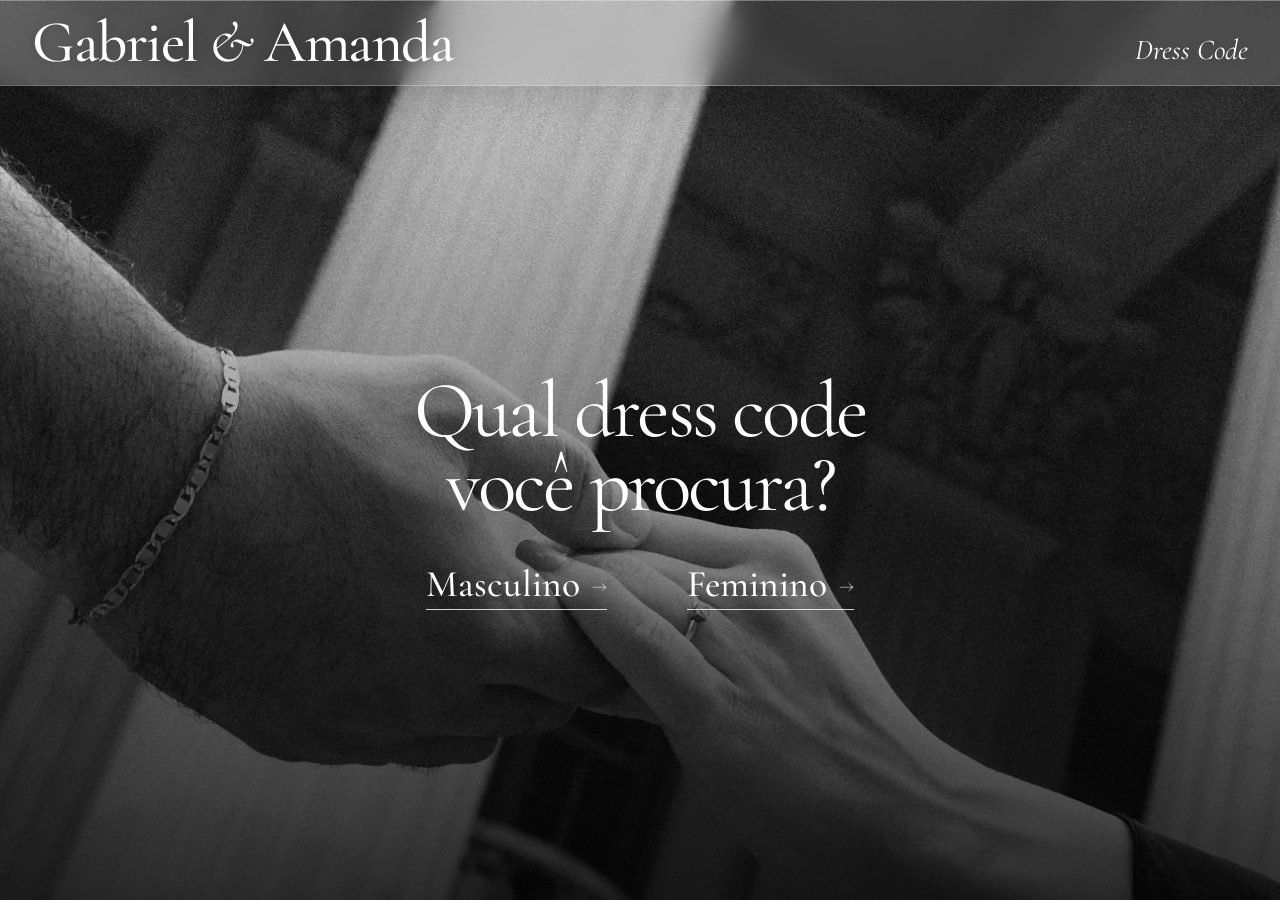
<file: index.html>
<!doctype html>
<html lang="pt-BR">
<head>
<meta charset="utf-8">
<meta name="viewport" content="width=device-width, initial-scale=1">
<meta name="robots" content="noindex, nofollow">
<meta name="description" content="Dress code do casamento de Gabriel e Amanda.">
<meta name="theme-color" content="#f7f7f4">
<title>Dress Code · Gabriel &amp; Amanda</title>
<link rel="preconnect" href="https://fonts.googleapis.com">
<link rel="preconnect" href="https://fonts.gstatic.com" crossorigin>
<link rel="stylesheet" href="https://fonts.googleapis.com/css2?family=Anton&family=Cormorant+Garamond:ital,wght@0,400;0,500;1,400&family=League+Gothic&family=Lora:ital@0;1&display=swap">
<link rel="stylesheet" href="assets/style.css">
</head>
<body class="home">
<main class="home-shell">
  <header class="home-header">
    <p class="home-names">Gabriel <span>&amp;</span> Amanda</p>
    <h1 class="home-title">Dress Code</h1>
  </header>

  <section class="home-hero" aria-labelledby="home-question">
    <div class="home-photo" role="img" aria-label="Gabriel e Amanda de mãos dadas"></div>

    <div class="home-content">
      <h2 id="home-question" class="home-question">Qual dress code você procura?</h2>

      <nav class="home-routes" aria-label="Escolha o dress code">
        <a href="masculino/">Masculino <span aria-hidden="true">→</span></a>
        <a href="feminino/">Feminino <span aria-hidden="true">→</span></a>
      </nav>
    </div>
  </section>
</main>
</body>
</html>
</file>
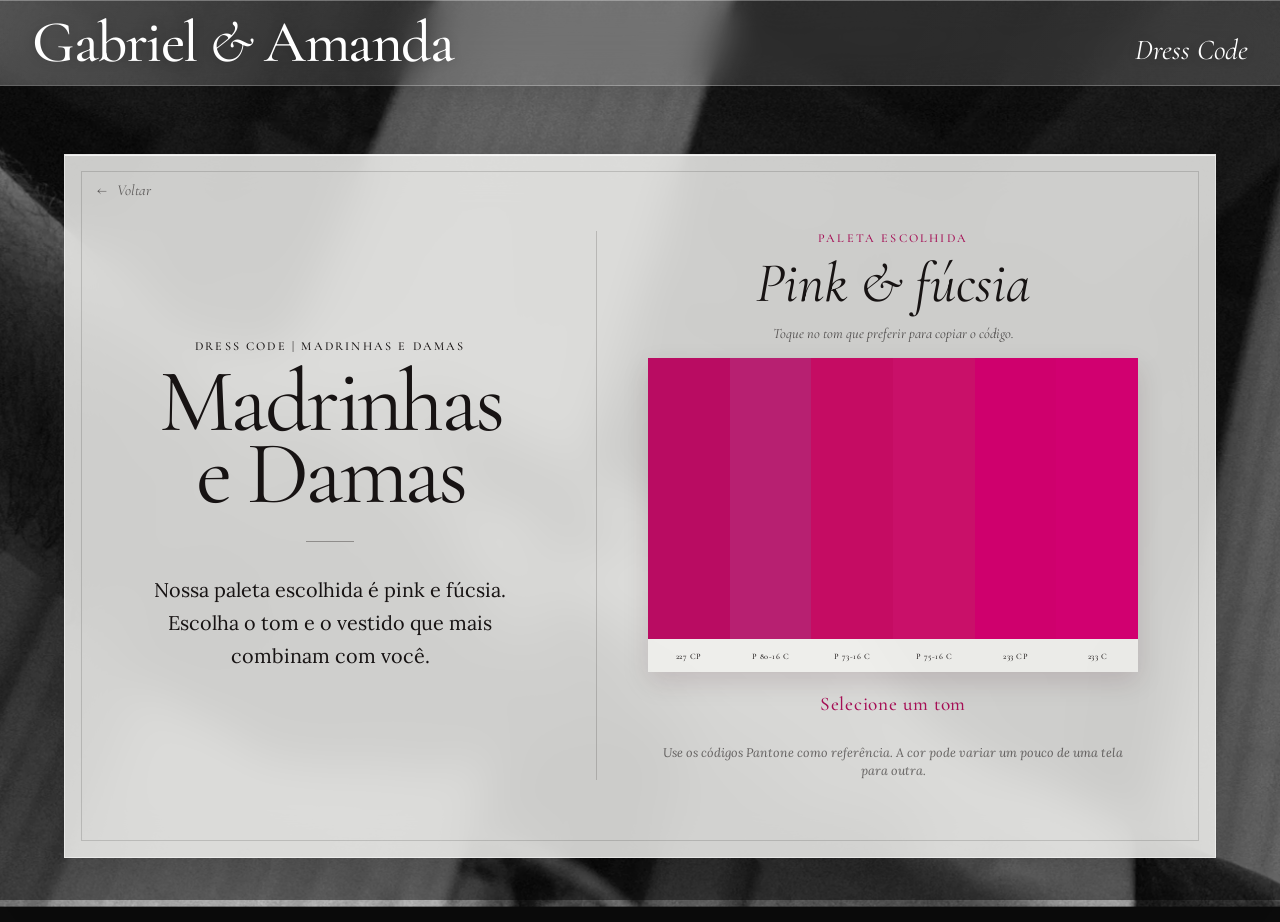
<file: feminino/index.html>
<!doctype html>
<html lang="pt-BR">
<head>
  <meta charset="utf-8"><meta name="viewport" content="width=device-width, initial-scale=1">
  <meta name="robots" content="noindex, nofollow">
  <meta name="description" content="Paleta e orientações para as madrinhas e damas do casamento de Gabriel e Amanda.">
  <meta name="theme-color" content="#282522"><title>Madrinhas e Damas · Gabriel &amp; Amanda</title>
  <link rel="preconnect" href="https://fonts.googleapis.com"><link rel="preconnect" href="https://fonts.gstatic.com" crossorigin>
  <link rel="stylesheet" href="https://fonts.googleapis.com/css2?family=Cormorant+Garamond:ital,wght@0,400;0,500;1,400&amp;family=Lora:ital@0;1&amp;display=swap">
  <link rel="stylesheet" href="../assets/guide.css">
</head>
<body>
  <header class="guide-header"><a class="guide-names" href="../">Gabriel <span>&amp;</span> Amanda</a><p class="guide-title">Dress Code</p></header>
  <main class="guide-stage">
    <div class="guide-photo" aria-hidden="true"></div>
    <article class="guide-card">
      <a class="guide-back" href="../"><span aria-hidden="true">←</span> Voltar</a>
      <div class="guide-copy">
        <p class="guide-kicker">Dress code | Madrinhas e Damas</p><h1>Madrinhas<br>e Damas</h1>
        <p class="guide-lead">Nossa paleta escolhida é pink e fúcsia. Escolha o tom e o vestido que mais combinam com você.</p>
      </div>
      <section class="guide-palette" aria-labelledby="palette-title">
        <div class="palette-heading"><p>Paleta escolhida</p><h2 id="palette-title">Pink &amp; fúcsia</h2></div>
        <p class="palette-instruction">Toque no tom que preferir para copiar o código.</p>
        <div class="swatches">
          <figure><button type="button" data-code="Pantone 227 CP" aria-label="Copiar Pantone 227 CP" style="--color:#b90c62"></button><figcaption>227 CP</figcaption></figure>
          <figure><button type="button" data-code="Pantone P 80-16 C" aria-label="Copiar Pantone P 80-16 C" style="--color:#b72071"></button><figcaption>P 80-16 C</figcaption></figure>
          <figure><button type="button" data-code="Pantone P 73-16 C" aria-label="Copiar Pantone P 73-16 C" style="--color:#c50c63"></button><figcaption>P 73-16 C</figcaption></figure>
          <figure><button type="button" data-code="Pantone P 75-16 C" aria-label="Copiar Pantone P 75-16 C" style="--color:#c91069"></button><figcaption>P 75-16 C</figcaption></figure>
          <figure><button type="button" data-code="Pantone 233 CP" aria-label="Copiar Pantone 233 CP" style="--color:#cf006d"></button><figcaption>233 CP</figcaption></figure>
          <figure><button type="button" data-code="Pantone 233 C" aria-label="Copiar Pantone 233 C" style="--color:#d10070"></button><figcaption>233 C</figcaption></figure>
        </div>
        <p class="palette-feedback" aria-live="polite">Selecione um tom</p>
        <p class="palette-note">Use os códigos Pantone como referência. A cor pode variar um pouco de uma tela para outra.</p>
      </section>
    </article>
  </main>
  <script>
    const feedback = document.querySelector('.palette-feedback');
    document.querySelectorAll('.swatches button').forEach((button) => {
      button.addEventListener('click', async () => {
        const code = button.dataset.code;
        try {
          await navigator.clipboard.writeText(code);
          feedback.textContent = `${code} copiado`;
        } catch {
          feedback.textContent = code;
        }
        document.querySelectorAll('.swatches button').forEach((item) => item.classList.remove('is-selected'));
        button.classList.add('is-selected');
      });
    });
  </script>
</body>
</html>
</file>
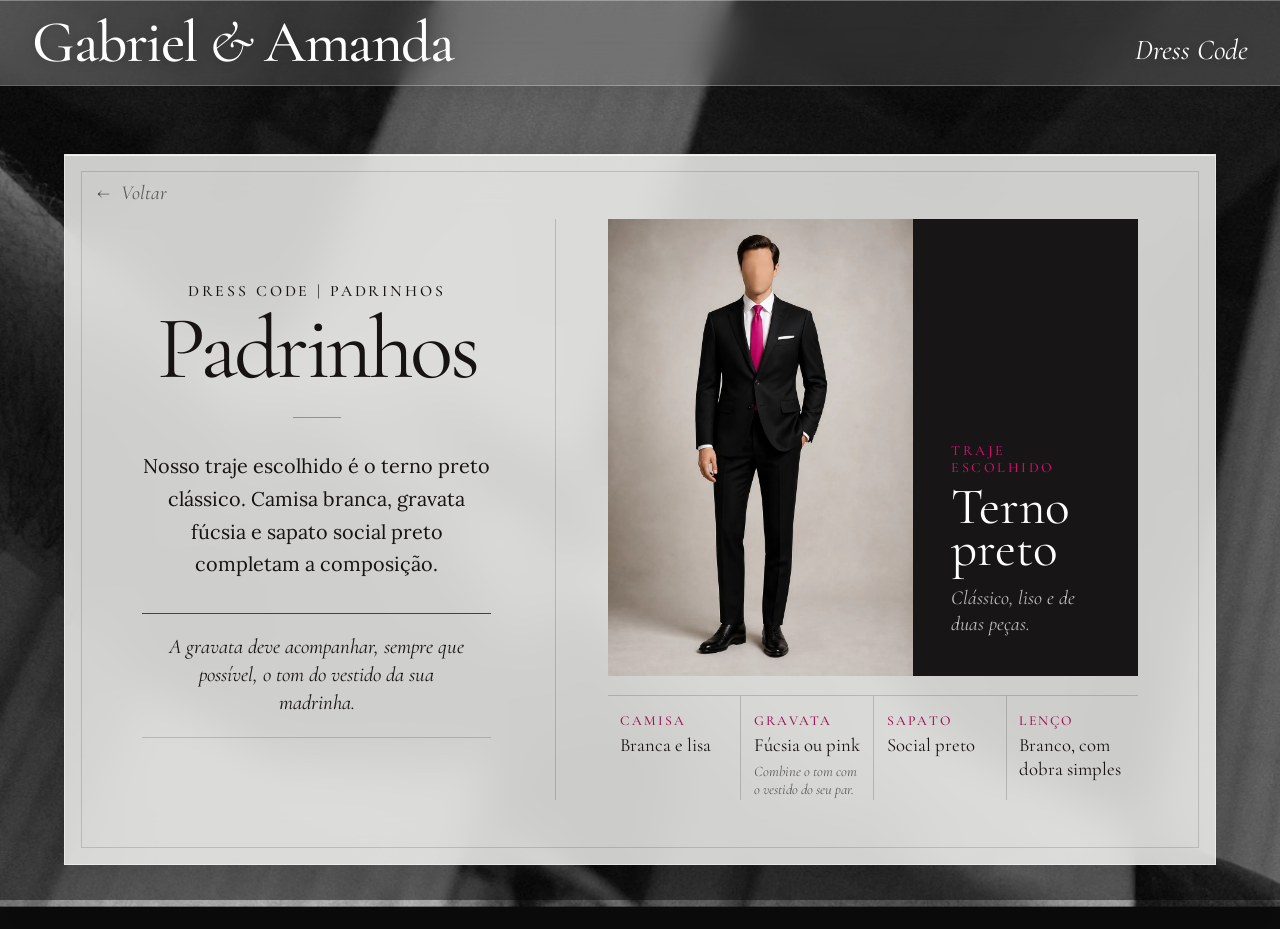
<file: masculino/index.html>
<!doctype html>
<html lang="pt-BR">
<head>
  <meta charset="utf-8"><meta name="viewport" content="width=device-width, initial-scale=1">
  <meta name="robots" content="noindex, nofollow">
  <meta name="description" content="Orientações de traje para os padrinhos do casamento de Gabriel e Amanda.">
  <meta name="theme-color" content="#282522"><title>Padrinhos · Gabriel &amp; Amanda</title>
  <link rel="preconnect" href="https://fonts.googleapis.com"><link rel="preconnect" href="https://fonts.gstatic.com" crossorigin>
  <link rel="stylesheet" href="https://fonts.googleapis.com/css2?family=Cormorant+Garamond:ital,wght@0,400;0,500;1,400&amp;family=Lora:ital@0;1&amp;display=swap">
  <link rel="stylesheet" href="../assets/guide.css">
</head>
<body class="grooms-page">
  <header class="guide-header"><a class="guide-names" href="../">Gabriel <span>&amp;</span> Amanda</a><p class="guide-title">Dress Code</p></header>
  <main class="guide-stage">
    <div class="guide-photo" aria-hidden="true"></div>
    <article class="guide-card grooms-card">
      <a class="guide-back" href="../"><span aria-hidden="true">←</span> Voltar</a>

      <div class="guide-copy grooms-copy">
        <p class="guide-kicker">Dress code | Padrinhos</p>
        <h1>Padrinhos</h1>
        <p class="guide-lead">Nosso traje escolhido é o terno preto clássico. Camisa branca, gravata fúcsia e sapato social preto completam a composição.</p>
        <aside class="tie-note">
          <p>A gravata deve acompanhar, sempre que possível, o tom do vestido da sua madrinha.</p>
        </aside>
      </div>

      <section class="outfit" aria-labelledby="outfit-title">
        <div class="outfit-visual">
          <img src="../assets/img/traje-padrinhos.webp" alt="Terno preto clássico com camisa branca, gravata fúcsia, lenço branco e sapato social preto">
          <div class="outfit-caption">
            <p>Traje escolhido</p>
            <h2 id="outfit-title">Terno preto</h2>
            <span>Clássico, liso e de duas peças.</span>
          </div>
        </div>

        <dl class="outfit-details">
          <div><dt>Camisa</dt><dd>Branca e lisa</dd></div>
          <div><dt>Gravata</dt><dd>Fúcsia ou pink<small>Combine o tom com o vestido do seu par.</small></dd></div>
          <div><dt>Sapato</dt><dd>Social preto</dd></div>
          <div><dt>Lenço</dt><dd>Branco, com dobra simples</dd></div>
        </dl>
      </section>
    </article>
  </main>
</body>
</html>
</file>
<file: assets/style.css>
/* The Wedding Times — Manual de Vestimenta
   Paleta e tipografia extraídas do convite original (CASAMENTO_.pdf). */

:root {
  /* Papel de jornal: levemente acinzentado, não creme quente. */
  --papel: #f2f1ec;
  --papel-bloco: #fbfaf7;
  --tinta: #101010;
  --tinta-forte: #000;
  --tinta-suave: #171717;
  --sepia: #231815;
  --fio: rgba(16, 16, 16, 0.22);

  --coluna: 34rem;
  --gutter: clamp(1.25rem, 5vw, 2rem);

  /* Fallbacks nativos escolhidos por proximidade de peso e largura, não por hábito:
     Impact segura a manchete se Anton falhar; Georgia segura o corpo se Lora falhar. */
  --serif: "Lora", Georgia, "Times New Roman", serif;
  --display: "Anton", Impact, "Haettenschweiler", "Arial Narrow", sans-serif;
  --condensada: "League Gothic", "Arial Narrow", "Roboto Condensed", sans-serif;
}

*,
*::before,
*::after {
  box-sizing: border-box;
}

html {
  color-scheme: light;
  -webkit-text-size-adjust: 100%;
}

body {
  margin: 0;
  padding: clamp(1.75rem, 7vw, 3rem) var(--gutter) 0;
  background: var(--papel);
  color: var(--tinta);
  font-family: var(--serif);
  font-size: 1rem;
  line-height: 1.65;
  text-rendering: optimizeLegibility;
  -webkit-font-smoothing: antialiased;
}

.folha {
  max-width: var(--coluna);
  margin: 0 auto;
  animation: entrada 0.45s ease-out both;
}

@keyframes entrada {
  from {
    opacity: 0;
    transform: translateY(6px);
  }
}

/* ---------- Cabeçalho do jornal ---------- */

.masthead {
  display: block;
  width: 100%;
  height: auto;
  margin: 0 auto;
}

/* Régua dupla: grossa em cima, fina embaixo. Assinatura de jornal impresso. */
.regua-dupla {
  height: 4px;
  margin: clamp(0.9rem, 3vw, 1.15rem) 0 0;
  border-top: 2.5px solid var(--tinta-forte);
  border-bottom: 1px solid var(--tinta-forte);
}

.regua {
  height: 0;
  margin: 0;
  border: 0;
  border-top: 1px solid var(--fio);
}

.cintilha {
  display: flex;
  flex-wrap: wrap;
  gap: 0.35rem 1rem;
  justify-content: space-between;
  align-items: baseline;
  padding: 0.55rem 0;
  border-bottom: 1px solid var(--tinta-forte);
  font-family: var(--condensada);
  font-size: 0.9rem;
  line-height: 1.2;
  letter-spacing: 0.16em;
  text-transform: uppercase;
  color: var(--tinta-suave);
}

.cintilha span:last-child {
  letter-spacing: 0.22em;
  white-space: nowrap;
}

/* ---------- Manchete ---------- */

.manchete {
  margin: clamp(1.5rem, 6vw, 2.25rem) 0 0;
  font-family: var(--display);
  font-weight: 400;
  font-size: clamp(2.7rem, 13.5vw, 4.25rem);
  line-height: 0.9;
  letter-spacing: -0.005em;
  text-transform: uppercase;
  color: var(--tinta-forte);
}

.deck {
  margin: 0.85rem 0 clamp(1.5rem, 6vw, 2rem);
  font-size: 1.0625rem;
  font-style: italic;
  color: var(--tinta-suave);
}

.olho {
  display: block;
  margin: 0 0 0.5rem;
  font-family: var(--condensada);
  font-size: 0.85rem;
  letter-spacing: 0.2em;
  text-transform: uppercase;
  color: var(--sepia);
}

/* ---------- Chamadas (índice do jornal) ---------- */

.indice {
  display: grid;
  gap: 0.85rem;
  margin: 0 0 clamp(2rem, 8vw, 3rem);
}

.chamada {
  display: block;
  padding: 1.15rem 1.25rem 1.05rem;
  background: var(--papel-bloco);
  border: 1px solid var(--tinta-forte);
  color: inherit;
  text-decoration: none;
  transition: background 0.18s ease, color 0.18s ease;
}

.chamada__caderno {
  display: block;
  font-family: var(--condensada);
  font-size: 0.8rem;
  letter-spacing: 0.22em;
  text-transform: uppercase;
  color: var(--sepia);
}

.chamada__titulo {
  margin: 0.3rem 0 0.55rem;
  font-family: var(--display);
  font-weight: 400;
  font-size: clamp(1.6rem, 7.5vw, 2.1rem);
  line-height: 0.98;
  letter-spacing: 0.005em;
  text-transform: uppercase;
  color: var(--tinta-forte);
}

.chamada__resumo {
  display: flex;
  gap: 1rem;
  justify-content: space-between;
  align-items: flex-end;
  margin: 0;
  padding-top: 0.6rem;
  border-top: 1px solid var(--fio);
  font-size: 0.9375rem;
  line-height: 1.45;
  color: var(--tinta-suave);
}

.chamada__seta {
  flex: none;
  font-family: var(--condensada);
  font-size: 1.25rem;
  line-height: 1;
}

/* Inversão de tinta: o único gesto vivo da página. */
.chamada:hover,
.chamada:focus-visible,
.chamada:active {
  background: var(--tinta-forte);
  color: var(--papel);
}

.chamada:hover .chamada__titulo,
.chamada:focus-visible .chamada__titulo,
.chamada:active .chamada__titulo,
.chamada:hover .chamada__caderno,
.chamada:focus-visible .chamada__caderno,
.chamada:active .chamada__caderno,
.chamada:hover .chamada__resumo,
.chamada:focus-visible .chamada__resumo,
.chamada:active .chamada__resumo {
  color: var(--papel);
}

.chamada:hover .chamada__resumo,
.chamada:focus-visible .chamada__resumo,
.chamada:active .chamada__resumo {
  border-top-color: rgba(242, 241, 236, 0.35);
}

/* ---------- Corpo de matéria (páginas internas) ---------- */

.materia p {
  margin: 0 0 1.1rem;
}

.materia p:last-child {
  margin-bottom: 0;
}

.selo {
  margin: 0 0 1.25rem;
  padding: 0.45rem 0;
  border-top: 2.5px solid var(--tinta-forte);
  border-bottom: 1px solid var(--tinta-forte);
  font-family: var(--condensada);
  font-size: 1rem;
  letter-spacing: 0.2em;
  text-transform: uppercase;
  text-align: center;
  color: var(--tinta-forte);
}

.voltar {
  display: inline-block;
  margin: clamp(1.75rem, 7vw, 2.5rem) 0 0;
  font-family: var(--condensada);
  font-size: 0.95rem;
  letter-spacing: 0.18em;
  text-transform: uppercase;
  color: var(--tinta);
  text-decoration: none;
  border-bottom: 1px solid var(--tinta);
  padding-bottom: 2px;
}

.voltar:hover,
.voltar:focus-visible {
  color: var(--sepia);
  border-bottom-color: var(--sepia);
}

/* ---------- Rodapé ---------- */

.rodape {
  margin: clamp(2.5rem, 9vw, 3.5rem) 0 0;
  padding: 0.75rem 0 clamp(2rem, 8vw, 3rem);
  border-top: 1px solid var(--tinta-forte);
  font-family: var(--condensada);
  font-size: 0.8rem;
  letter-spacing: 0.18em;
  text-transform: uppercase;
  text-align: center;
  color: var(--tinta-suave);
}

/* ---------- Acessibilidade ---------- */

:focus-visible {
  outline: 2px solid var(--tinta-forte);
  outline-offset: 3px;
}

@media (prefers-reduced-motion: reduce) {
  *,
  *::before,
  *::after {
    animation-duration: 0.01ms !important;
    animation-iteration-count: 1 !important;
    transition-duration: 0.01ms !important;
  }
}

/* ---------- Home: router do dress code ---------- */

.home {
  min-height: 100svh;
  padding: 0;
  background: #0b0b0b;
  color: #0b0b0b;
  overflow-x: hidden;
}

.home-shell {
  display: grid;
  grid-template-rows: auto 1fr;
  width: min(100%, 72rem);
  min-height: 100svh;
  margin: 0 auto;
  background: #f7f7f4;
  animation: entrada 0.45s ease-out both;
}

.home-header {
  position: relative;
  z-index: 2;
  display: grid;
  gap: 0.1rem;
  padding: clamp(1rem, 3.5vw, 1.75rem) clamp(1.25rem, 5vw, 3.5rem) clamp(0.9rem, 3vw, 1.4rem);
  border-bottom: 1px solid rgba(11, 11, 11, 0.25);
  background: #f7f7f4;
}

.home-names,
.home-title {
  margin: 0;
  font-weight: 400;
  text-transform: uppercase;
}

.home-names {
  font-family: var(--serif);
  font-size: clamp(1.2rem, 5.6vw, 2rem);
  line-height: 1;
  letter-spacing: 0.09em;
}

.home-names span {
  font-style: italic;
}

.home-title {
  font-family: var(--condensada);
  font-size: clamp(2.8rem, 13vw, 5.2rem);
  line-height: 0.82;
  letter-spacing: 0.04em;
}

.home-hero {
  position: relative;
  isolation: isolate;
  display: grid;
  align-items: end;
  min-height: 37rem;
  overflow: hidden;
  background: #66645f;
  color: #fff;
}

.home-photo {
  position: absolute;
  z-index: -2;
  inset: 0;
  background: url("img/home-80.webp") 50% 59% / cover no-repeat;
  filter: grayscale(1);
}

.home-photo::after {
  content: "";
  position: absolute;
  inset: 0;
  background: linear-gradient(to bottom, rgba(0, 0, 0, 0.02) 25%, rgba(0, 0, 0, 0.82) 100%);
}

.home-content {
  width: 100%;
  padding: clamp(1.5rem, 5vw, 3.5rem);
}

.home-kicker {
  margin: 0 0 0.5rem;
  font-family: var(--condensada);
  font-size: 0.9rem;
  line-height: 1;
  letter-spacing: 0.22em;
  text-transform: uppercase;
}

.home-question {
  max-width: 15ch;
  margin: 0 0 clamp(1.25rem, 4vw, 2rem);
  font-family: var(--serif);
  font-size: clamp(1.85rem, 8vw, 3.65rem);
  font-weight: 400;
  line-height: 1.03;
  text-wrap: balance;
}

.home-routes {
  display: grid;
  grid-template-columns: repeat(2, minmax(0, 1fr));
  border: 1px solid rgba(255, 255, 255, 0.9);
}

.home-routes a {
  display: flex;
  min-height: 4.4rem;
  padding: 1rem;
  align-items: center;
  justify-content: space-between;
  gap: 0.75rem;
  color: #fff;
  font-family: var(--condensada);
  font-size: clamp(1.3rem, 5vw, 1.75rem);
  line-height: 1;
  letter-spacing: 0.08em;
  text-decoration: none;
  text-transform: uppercase;
  transition: background 0.18s ease, color 0.18s ease;
}

.home-routes a + a {
  border-left: 1px solid rgba(255, 255, 255, 0.9);
}

.home-routes a:hover,
.home-routes a:focus-visible,
.home-routes a:active {
  background: #fff;
  color: #0b0b0b;
}

.home-routes a:focus-visible {
  outline-color: #fff;
  outline-offset: 4px;
}

@media (max-width: 359px) {
  .home-routes {
    grid-template-columns: 1fr;
  }

  .home-routes a + a {
    border-top: 1px solid rgba(255, 255, 255, 0.9);
    border-left: 0;
  }
}

@media (min-width: 48rem) {
  .home-shell {
    min-height: min(100svh, 58rem);
  }

  .home-header {
    grid-template-columns: 1fr auto;
    align-items: end;
  }

  .home-title {
    line-height: 0.72;
  }

  .home-content {
    display: grid;
    grid-template-columns: minmax(16rem, 1fr) minmax(28rem, 1.3fr);
    gap: 1.5rem 4rem;
    align-items: end;
  }

  .home-kicker {
    grid-column: 1;
  }

  .home-question {
    grid-column: 1;
    margin-bottom: 0;
  }

  .home-routes {
    grid-column: 2;
    grid-row: 1 / span 2;
  }
}

/* ---------- Home v2: hierarquia editorial ---------- */

.home-header {
  grid-template-columns: 1fr auto;
  gap: 1rem;
  align-items: end;
  padding-block: clamp(1.25rem, 4vw, 2rem);
}

.home-names {
  font-family: "Cormorant Garamond", Garamond, Georgia, serif;
  font-size: clamp(2rem, 8.2vw, 4.6rem);
  font-weight: 500;
  line-height: 0.82;
  letter-spacing: -0.025em;
  text-transform: none;
}

.home-names span {
  font-weight: 400;
}

.home-title {
  padding-bottom: 0.08em;
  font-family: "Cormorant Garamond", Garamond, Georgia, serif;
  font-size: clamp(1.15rem, 4.4vw, 2.15rem);
  font-style: italic;
  line-height: 1;
  letter-spacing: 0;
  text-transform: none;
}

.home-photo {
  transform: scale(1.01);
  transition: filter 0.55s ease, transform 0.75s ease;
}

.home-photo::after {
  background: linear-gradient(to bottom, rgba(0, 0, 0, 0.06) 18%, rgba(0, 0, 0, 0.78) 100%);
  transition: background 0.45s ease;
}

.home-hero:hover .home-photo,
.home-hero:focus-within .home-photo {
  filter: grayscale(1) blur(5px);
  transform: scale(1.035);
}

.home-hero:hover .home-photo::after,
.home-hero:focus-within .home-photo::after {
  background: linear-gradient(to bottom, rgba(0, 0, 0, 0.22) 10%, rgba(0, 0, 0, 0.88) 100%);
}

.home-content {
  padding-bottom: clamp(2rem, 7vw, 4.5rem);
}

.home-question {
  max-width: 18ch;
  margin-bottom: clamp(1.6rem, 5vw, 2.8rem);
  font-family: "Cormorant Garamond", Garamond, Georgia, serif;
  font-size: clamp(2.45rem, 10vw, 5rem);
  font-weight: 400;
  line-height: 0.92;
  letter-spacing: -0.035em;
}

.home-routes {
  display: flex;
  gap: clamp(2rem, 9vw, 5rem);
  align-items: center;
  border: 0;
}

.home-routes a {
  position: relative;
  display: inline-flex;
  min-height: 3rem;
  padding: 0.25rem 0;
  justify-content: flex-start;
  gap: 0.75rem;
  border-bottom: 1px solid rgba(255, 255, 255, 0.8);
  font-family: "Cormorant Garamond", Garamond, Georgia, serif;
  font-size: clamp(1.45rem, 6vw, 2.35rem);
  font-weight: 500;
  letter-spacing: 0;
  text-transform: none;
  transition: border-color 0.2s ease, opacity 0.2s ease;
}

.home-routes a + a {
  border-top: 0;
  border-left: 0;
}

.home-routes a:hover,
.home-routes a:focus-visible,
.home-routes a:active {
  background: transparent;
  color: #fff;
  border-bottom-color: transparent;
  opacity: 0.72;
}

@media (max-width: 359px) {
  .home-header {
    grid-template-columns: 1fr;
    gap: 0.3rem;
  }

  .home-title {
    padding: 0;
  }

  .home-routes {
    display: grid;
    grid-template-columns: 1fr 1fr;
    gap: 1.5rem;
  }
}

@media (min-width: 48rem) {
  .home-content {
    display: block;
    max-width: 54rem;
  }

  .home-question {
    margin-bottom: 2.5rem;
  }

  .home-routes {
    display: flex;
  }
}

/* ---------- Home v4: header em vidro ---------- */

.home-shell {
  position: relative;
  display: block;
  width: 100%;
  max-width: none;
  background: #0b0b0b;
}

.home-header {
  position: absolute;
  z-index: 3;
  top: clamp(0.65rem, 2vw, 1.25rem);
  right: clamp(0.65rem, 2vw, 1.25rem);
  left: clamp(0.65rem, 2vw, 1.25rem);
  padding: clamp(0.8rem, 2.4vw, 1.15rem) clamp(1rem, 3.5vw, 2rem);
  overflow: hidden;
  border: 1px solid rgba(255, 255, 255, 0.28);
  border-radius: clamp(1rem, 3vw, 1.5rem);
  background: rgba(255, 255, 255, 0.11);
  box-shadow:
    inset 0 1px 0 rgba(255, 255, 255, 0.4),
    0 12px 38px rgba(0, 0, 0, 0.12);
  color: #fff;
  -webkit-backdrop-filter: blur(18px) saturate(0.8);
  backdrop-filter: blur(18px) saturate(0.8);
}

.home-header::after {
  content: "";
  position: absolute;
  inset: 0;
  pointer-events: none;
  background: linear-gradient(115deg, rgba(255, 255, 255, 0.16), transparent 34% 70%, rgba(255, 255, 255, 0.06));
}

.home-names,
.home-title {
  position: relative;
  z-index: 1;
  text-shadow: 0 1px 12px rgba(0, 0, 0, 0.2);
}

.home-names {
  font-size: clamp(1.8rem, 7.4vw, 3.7rem);
}

.home-title {
  font-size: clamp(1rem, 4vw, 1.8rem);
}

.home-hero {
  min-height: 100svh;
}

@supports not ((-webkit-backdrop-filter: blur(1px)) or (backdrop-filter: blur(1px))) {
  .home-header {
    background: rgba(20, 20, 20, 0.72);
  }
}

/* ---------- Home v5: vidro reto ---------- */

.home-header {
  top: 0;
  right: 0;
  left: 0;
  border-width: 0 0 1px;
  border-radius: 0;
  box-shadow:
    inset 0 1px 0 rgba(255, 255, 255, 0.3),
    0 10px 30px rgba(0, 0, 0, 0.1);
}

@media (prefers-reduced-motion: reduce) {
  .home-photo {
    transform: none !important;
  }
}

/* ---------- Home v3: centro visual ---------- */

.home-hero {
  align-items: center;
}

.home-content {
  max-width: 48rem;
  margin: 0 auto;
  padding-block: 2rem;
  text-align: center;
  transform: translateY(14%);
}

.home-question {
  max-width: 16ch;
  margin-inline: auto;
}

.home-routes {
  justify-content: center;
}

.home-routes a {
  justify-content: center;
}

.home-routes a span {
  font-size: 0.62em;
  font-weight: 400;
  opacity: 0.58;
  transform: translateY(0.06em);
}

@media (min-width: 48rem) {
  .home-content {
    max-width: 54rem;
    margin-inline: auto;
    padding-block: 2rem;
  }
}
</file>
<file: assets/guide.css>
:root{--serif:"Lora",Georgia,serif;--display:"Cormorant Garamond",Garamond,Georgia,serif;--ink:#171313;--pink:#a50e55}*{box-sizing:border-box}body{margin:0;background:#0b0b0b;color:var(--ink);font-family:var(--serif);-webkit-font-smoothing:antialiased}a{color:inherit;text-decoration:none}
.guide-header{position:fixed;z-index:5;inset:0 0 auto;display:grid;grid-template-columns:1fr auto;align-items:end;gap:1rem;padding:clamp(.8rem,2.4vw,1.15rem) clamp(1rem,3.5vw,2rem);overflow:hidden;border-bottom:1px solid rgba(255,255,255,.28);background:rgba(255,255,255,.11);box-shadow:inset 0 1px 0 rgba(255,255,255,.3),0 10px 30px rgba(0,0,0,.1);color:#fff;backdrop-filter:blur(18px) saturate(.8);-webkit-backdrop-filter:blur(18px) saturate(.8)}.guide-header:after{content:"";position:absolute;inset:0;pointer-events:none;background:linear-gradient(115deg,rgba(255,255,255,.16),transparent 34% 70%,rgba(255,255,255,.06))}.guide-names,.guide-title{position:relative;z-index:1;margin:0;text-shadow:0 1px 12px rgba(0,0,0,.2)}.guide-names{font-family:var(--display);font-size:clamp(1.8rem,7.4vw,3.7rem);font-weight:500;line-height:.82;letter-spacing:-.025em}.guide-names span{font-style:italic;font-weight:400}.guide-title{padding-bottom:.08em;font-family:var(--display);font-size:clamp(1rem,4vw,1.8rem);font-style:italic;line-height:1}
.guide-stage{position:relative;isolation:isolate;display:grid;place-items:center;min-height:100svh;padding:clamp(8rem,12vw,10rem) clamp(1rem,5vw,5rem) clamp(2rem,5vw,4rem);overflow:hidden}.guide-photo{position:fixed;z-index:-2;inset:0;background:url("img/home-80.webp") 50% 59%/cover no-repeat;filter:grayscale(1);transform:scale(1.015)}.guide-stage:before{content:"";position:fixed;z-index:-1;inset:0;background:rgba(0,0,0,.48)}
.guide-card{position:relative;display:grid;grid-template-columns:minmax(260px,.82fr) minmax(500px,1.18fr);gap:clamp(2.5rem,6vw,6.5rem);width:min(100%,74rem);min-height:min(680px,calc(100svh - 12rem));padding:clamp(3rem,6vw,6rem);border:1px solid rgba(255,255,255,.46);background:rgba(247,247,244,.82);box-shadow:inset 0 1px 0 rgba(255,255,255,.75),0 25px 70px rgba(0,0,0,.24);backdrop-filter:blur(22px) saturate(.75);-webkit-backdrop-filter:blur(22px) saturate(.75)}.guide-card:before{content:"";position:absolute;inset:1rem;border:1px solid rgba(23,19,19,.16);pointer-events:none}.guide-back{position:absolute;z-index:2;top:1.65rem;left:2rem;font-family:var(--display);font-size:.95rem;font-style:italic;opacity:.62}.guide-back span{margin-right:.35rem}
.guide-copy{align-self:center;text-align:center}.guide-kicker,.palette-heading p{margin:0 0 .8rem;font-family:var(--display);font-size:.76rem;font-weight:500;letter-spacing:.18em;text-transform:uppercase}.guide-copy h1{width:100%;margin:0 auto;font-family:var(--display);font-size:clamp(4.4rem,7vw,7rem);font-weight:400;line-height:.8;letter-spacing:-.04em;text-align:center}.guide-copy h1:after{content:"";display:block;width:3rem;margin:2rem auto;border-top:1px solid currentColor;opacity:.35}.guide-lead{max-width:30rem;margin:0 auto;font-size:clamp(1rem,1.55vw,1.28rem);line-height:1.65}
.guide-palette{align-self:center;padding-left:clamp(2rem,4vw,4.5rem);border-left:1px solid rgba(23,19,19,.18)}.palette-heading{text-align:center}.palette-heading p{color:var(--pink)}.palette-heading h2{margin:0 0 2.2rem;font-family:var(--display);font-size:clamp(2.8rem,4.4vw,4.5rem);font-style:italic;font-weight:400;line-height:.9}.swatches{display:grid;grid-template-columns:repeat(3,1fr);gap:clamp(1.25rem,2.4vw,2.3rem)}.swatches figure{margin:0;text-align:center}.swatches figure>span{display:block;width:min(100%,8.5rem);aspect-ratio:1;margin:0 auto .75rem;border-radius:50%;background:var(--color);box-shadow:inset 0 0 0 1px rgba(255,255,255,.18),0 8px 20px rgba(54,0,24,.1)}.swatches figcaption{font-family:var(--display);font-size:.75rem;font-weight:500;letter-spacing:.12em;text-transform:uppercase}.palette-note{max-width:29rem;margin:2rem auto 0;font-size:.78rem;font-style:italic;line-height:1.5;text-align:center;opacity:.6}
@media(max-width:760px){.guide-stage{display:block;padding:7.2rem .75rem 1rem}.guide-card{display:block;min-height:0;padding:5rem 2rem 3rem}.guide-card:before{inset:.65rem}.guide-back{top:1.25rem;left:1.5rem}.guide-copy h1{font-size:clamp(3.9rem,18.5vw,5rem);letter-spacing:-.055em}.guide-lead{font-size:.98rem}.guide-palette{margin-top:3.5rem;padding:3.25rem 0 0;border-top:1px solid rgba(23,19,19,.18);border-left:0}.swatches{gap:1.4rem .8rem}.swatches figure>span{width:min(100%,5.5rem)}.swatches figcaption{font-size:.62rem}}

/* Paleta em régua contínua */
.swatches{grid-template-columns:repeat(6,1fr);gap:0;width:100%;box-shadow:0 10px 25px rgba(54,0,24,.13)}
.swatches figure{display:grid;grid-template-rows:1fr auto}
.swatches figure>span{width:100%;height:clamp(13rem,22vw,19rem);aspect-ratio:auto;margin:0;border-radius:0;box-shadow:none}
.swatches figcaption{padding:.7rem .15rem;background:rgba(247,247,244,.72);font-size:clamp(.52rem,.58vw,.68rem);letter-spacing:.06em;white-space:nowrap}
.palette-note{margin-top:1.5rem}

.palette-instruction{margin:-1.2rem 0 1rem;font-family:var(--display);font-size:.9rem;font-style:italic;text-align:center;opacity:.7}
.swatches figure>button{display:block;width:100%;height:clamp(13rem,22vw,19rem);padding:0;border:0;border-radius:0;background:var(--color);cursor:pointer;transition:filter .18s ease,transform .18s ease}
.swatches figure>button:hover{filter:brightness(1.08)}
.swatches figure>button:focus-visible{position:relative;z-index:2;outline:3px solid #fff;outline-offset:-6px}
.swatches figure>button.is-selected{position:relative;z-index:1;transform:translateY(-5px);box-shadow:0 8px 18px rgba(54,0,24,.24)}
.palette-feedback{min-height:1.4em;margin:1.25rem 0 0;color:var(--pink);font-family:var(--display);font-size:clamp(1.1rem,1.5vw,1.35rem);font-weight:500;letter-spacing:.04em;text-align:center}

@media(max-width:760px){.swatches{gap:0}.swatches figure>span,.swatches figure>button{width:100%;height:12rem}.swatches figcaption{padding:.55rem .05rem;font-size:.46rem;letter-spacing:0;white-space:normal;line-height:1.1}.palette-instruction{font-size:.83rem}.palette-feedback{font-size:1.08rem}}

/* Página dos padrinhos */
.grooms-card{grid-template-columns:minmax(260px,.75fr) minmax(540px,1.25fr);gap:clamp(2.5rem,5vw,5.5rem);padding-block:clamp(3.5rem,5vw,5rem)}
.grooms-copy h1{font-size:clamp(4.4rem,7vw,7rem)}
.tie-note{max-width:28rem;margin:2rem auto 0;padding:1.2rem 1.35rem;border-top:1px solid var(--pink);border-bottom:1px solid rgba(23,19,19,.18);font-family:var(--display);font-size:1rem;font-style:italic;line-height:1.35}
.tie-note p{margin:0}
.outfit{align-self:center;padding-left:clamp(2rem,4vw,4.5rem);border-left:1px solid rgba(23,19,19,.18)}
.outfit-visual{position:relative;display:grid;grid-template-columns:minmax(0,1.15fr) minmax(150px,.85fr);min-height:25rem;background:#d8d1cb;overflow:hidden}
.outfit-visual img{display:block;width:100%;height:100%;max-height:31rem;object-fit:cover;object-position:center 42%}
.outfit-caption{display:flex;flex-direction:column;justify-content:flex-end;padding:clamp(1.5rem,3vw,2.5rem);background:#171515;color:#fff}
.outfit-caption p{margin:0 0 .65rem;color:#d90b72;font-family:var(--display);font-size:.68rem;font-weight:500;letter-spacing:.18em;text-transform:uppercase}
.outfit-caption h2{margin:0;font-family:var(--display);font-size:clamp(2.6rem,4vw,4.25rem);font-weight:400;line-height:.82}
.outfit-caption span{margin-top:1rem;font-family:var(--display);font-size:.95rem;font-style:italic;line-height:1.3;opacity:.72}
.outfit-details{display:grid;grid-template-columns:repeat(4,1fr);margin:1.2rem 0 0;border-top:1px solid rgba(23,19,19,.18)}
.outfit-details div{padding:1rem .8rem 0}
.outfit-details div+div{border-left:1px solid rgba(23,19,19,.18)}
.outfit-details dt{margin-bottom:.3rem;color:var(--pink);font-family:var(--display);font-size:.66rem;font-weight:500;letter-spacing:.16em;text-transform:uppercase}
.outfit-details dd{margin:0;font-family:var(--display);font-size:.9rem;line-height:1.25}
.outfit-details small{display:block;margin-top:.35rem;font-size:.7rem;font-style:italic;line-height:1.25;opacity:.62}

/* Legibilidade da página masculina */
.grooms-page .guide-back{font-size:1.24rem}
.grooms-page .guide-kicker{font-size:.99rem}
.grooms-page .tie-note{font-size:1.3rem}
.grooms-page .outfit-caption p{font-size:.88rem}
.grooms-page .outfit-caption span{font-size:1.24rem}
.grooms-page .outfit-details dt{font-size:.86rem}
.grooms-page .outfit-details dd{font-size:1.17rem}
.grooms-page .outfit-details small{font-size:.91rem}

@media(max-width:760px){.grooms-card{display:block;padding:5rem 2rem 3rem}.grooms-copy h1{font-size:clamp(4rem,20vw,5.3rem)}.grooms-page .tie-note{font-size:1.23rem}.outfit{margin-top:3.5rem;padding:3.25rem 0 0;border-top:1px solid rgba(23,19,19,.18);border-left:0}.outfit-visual{display:block;min-height:0}.outfit-visual img{height:auto;aspect-ratio:2/3;object-fit:cover;object-position:center}.outfit-caption{padding:1.6rem}.outfit-caption h2{font-size:3.2rem}.outfit-details{grid-template-columns:1fr 1fr}.outfit-details div{padding:1rem .7rem}.outfit-details div:nth-child(3){border-left:0}.outfit-details div:nth-child(n+3){border-top:1px solid rgba(23,19,19,.18)}}
</file>
